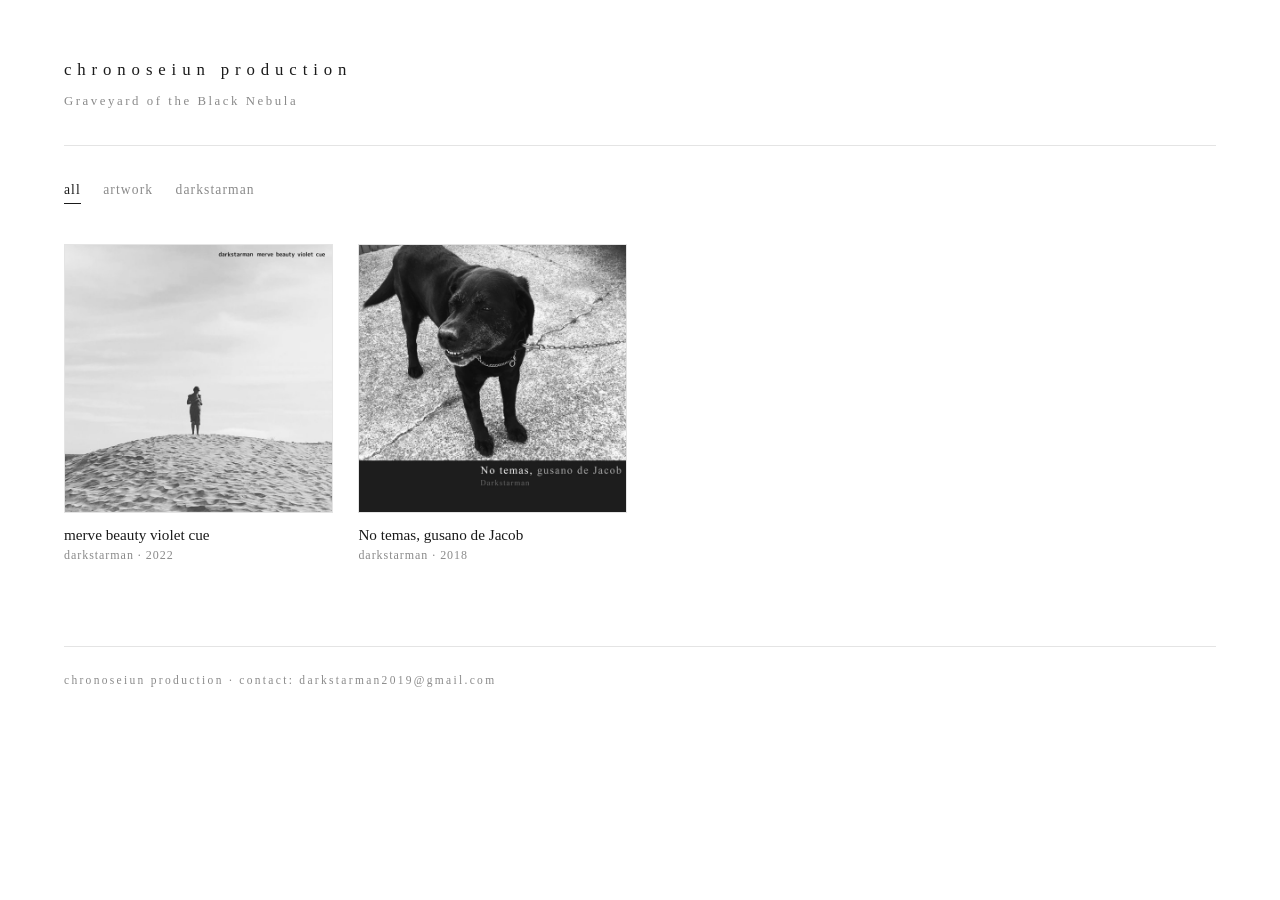
<file: index.html>
<!doctype html>
<html lang="ja"><head><meta charset="utf-8">
<meta name="viewport" content="width=device-width,initial-scale=1">
<title>chronoseiun production</title>
<link rel="stylesheet" href="style.css">
</head><body>
<header class="site"><h1><a href="index.html">chronoseiun production</a></h1><p>Graveyard of the Black Nebula</p></header>
<nav><a href="index.html" class=on>all</a><a href="artwork.html">artwork</a><a href="a-darkstarman.html">darkstarman</a></nav>
<div class="grid"><a class="card" href="2022-darkstarman-4e7c8e.html"><div class="pic"><img src="2022-darkstarman-4e7c8e_s.jpg" alt="" loading="lazy"></div><div class="t">merve beauty violet cue</div><div class="m">darkstarman · 2022</div></a><a class="card" href="2018-darkstarman-0051e6.html"><div class="pic"><img src="2018-darkstarman-0051e6_s.jpg" alt="" loading="lazy"></div><div class="t">No temas, gusano de Jacob</div><div class="m">darkstarman · 2018</div></a></div>
<footer>chronoseiun production · contact: <a href="mailto:darkstarman2019@gmail.com">darkstarman2019@gmail.com</a></footer>
</body></html>
</file>
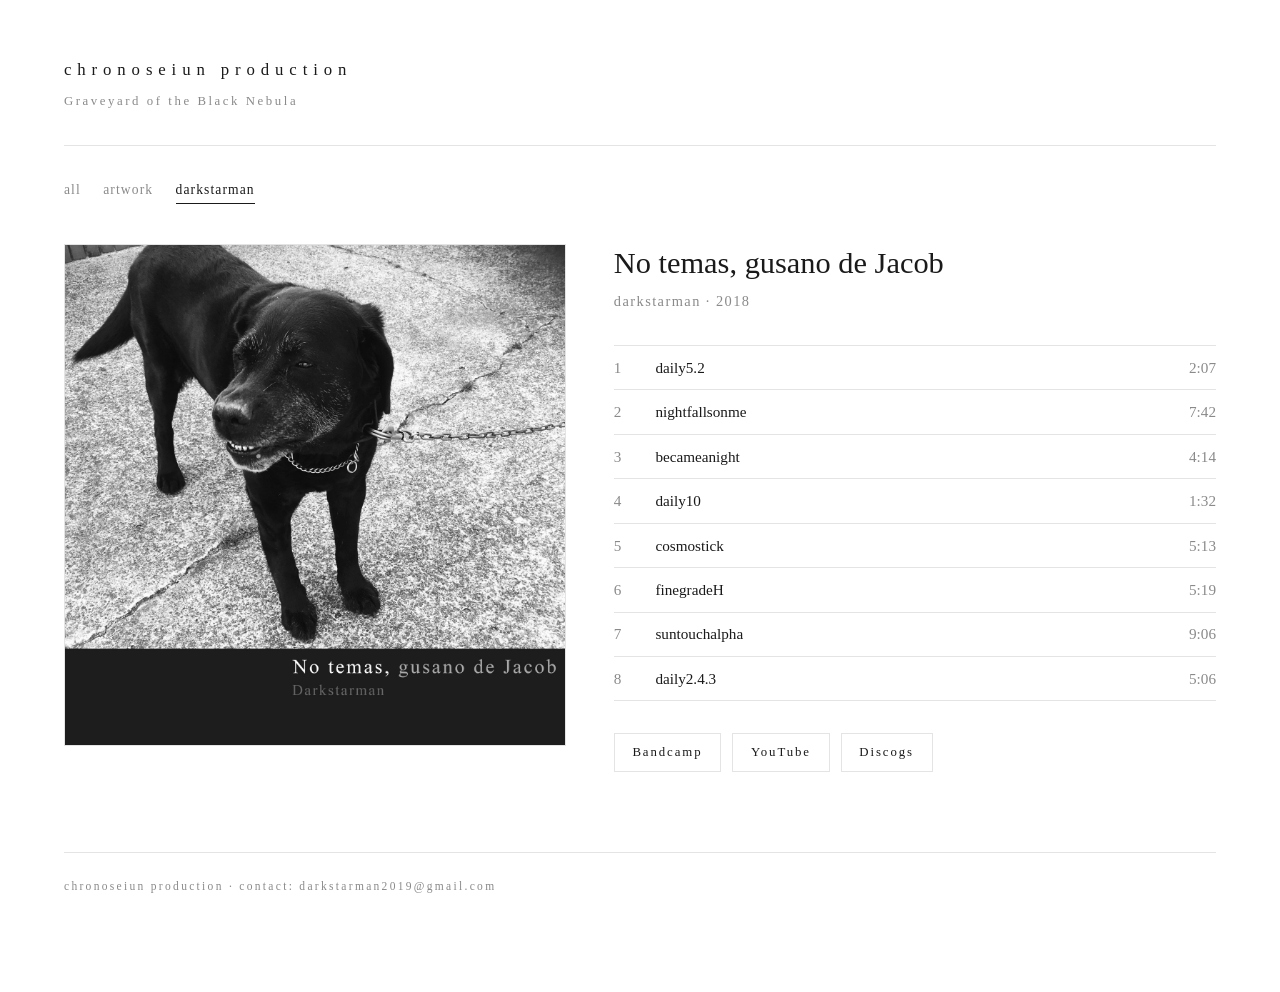
<file: 2018-darkstarman-0051e6.html>
<!doctype html>
<html lang="ja"><head><meta charset="utf-8">
<meta name="viewport" content="width=device-width,initial-scale=1">
<title>No temas, gusano de Jacob — darkstarman</title>
<link rel="stylesheet" href="style.css">
</head><body>
<header class="site"><h1><a href="index.html">chronoseiun production</a></h1><p>Graveyard of the Black Nebula</p></header>
<nav><a href="index.html">all</a><a href="artwork.html">artwork</a><a href="a-darkstarman.html" class=on>darkstarman</a></nav>
<div class="work"><div><img class="cover" src="2018-darkstarman-0051e6_l.jpg" alt=""></div><div><h2>No temas, gusano de Jacob</h2><p class="by"><a href="a-darkstarman.html">darkstarman</a> · 2018</p><ol class="tracks"><li><span class="n">1</span><span>daily5.2</span><span class="d">2:07</span></li><li><span class="n">2</span><span>nightfallsonme</span><span class="d">7:42</span></li><li><span class="n">3</span><span>becameanight</span><span class="d">4:14</span></li><li><span class="n">4</span><span>daily10</span><span class="d">1:32</span></li><li><span class="n">5</span><span>cosmostick</span><span class="d">5:13</span></li><li><span class="n">6</span><span>finegradeH</span><span class="d">5:19</span></li><li><span class="n">7</span><span>suntouchalpha</span><span class="d">9:06</span></li><li><span class="n">8</span><span>daily2.4.3</span><span class="d">5:06</span></li></ol><div class="links"><a href="https://darkstarman.bandcamp.com/album/no-temas-gusano-de-jacob" rel="noopener">Bandcamp</a><a href="https://youtu.be/CYCWWi2iAHs" rel="noopener">YouTube</a><a href="https://www.discogs.com/release/39077642" rel="noopener">Discogs</a></div></div></div>
<footer>chronoseiun production · contact: <a href="mailto:darkstarman2019@gmail.com">darkstarman2019@gmail.com</a></footer>
</body></html>
</file>
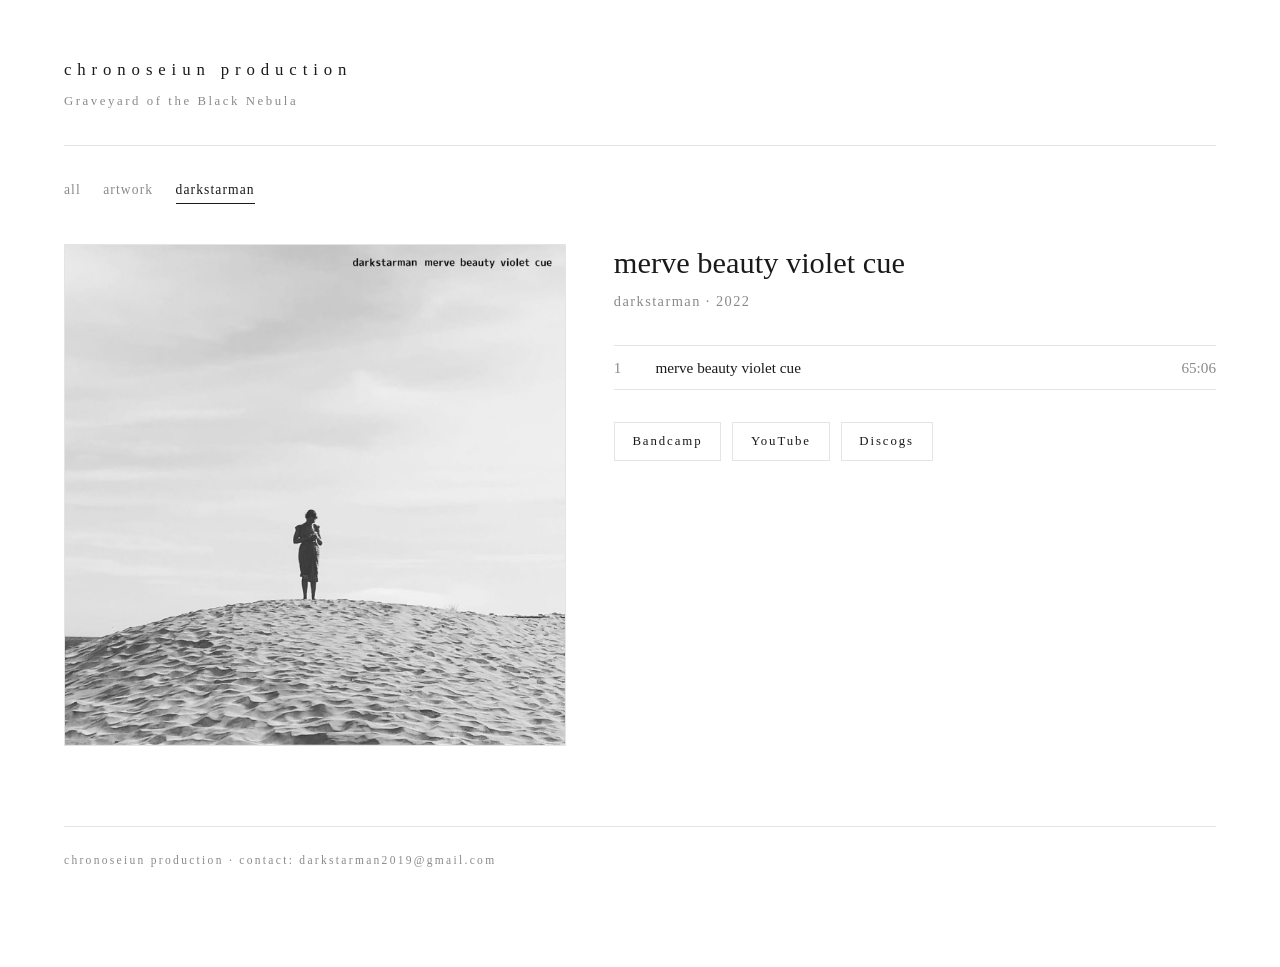
<file: 2022-darkstarman-4e7c8e.html>
<!doctype html>
<html lang="ja"><head><meta charset="utf-8">
<meta name="viewport" content="width=device-width,initial-scale=1">
<title>merve beauty violet cue — darkstarman</title>
<link rel="stylesheet" href="style.css">
</head><body>
<header class="site"><h1><a href="index.html">chronoseiun production</a></h1><p>Graveyard of the Black Nebula</p></header>
<nav><a href="index.html">all</a><a href="artwork.html">artwork</a><a href="a-darkstarman.html" class=on>darkstarman</a></nav>
<div class="work"><div><img class="cover" src="2022-darkstarman-4e7c8e_l.jpg" alt=""></div><div><h2>merve beauty violet cue</h2><p class="by"><a href="a-darkstarman.html">darkstarman</a> · 2022</p><ol class="tracks"><li><span class="n">1</span><span>merve beauty violet cue</span><span class="d">65:06</span></li></ol><div class="links"><a href="https://darkstarman.bandcamp.com/album/merve-beauty-violet-cue" rel="noopener">Bandcamp</a><a href="https://youtu.be/_5uA9FcYhUc" rel="noopener">YouTube</a><a href="https://www.discogs.com/release/39045710" rel="noopener">Discogs</a></div></div></div>
<footer>chronoseiun production · contact: <a href="mailto:darkstarman2019@gmail.com">darkstarman2019@gmail.com</a></footer>
</body></html>
</file>
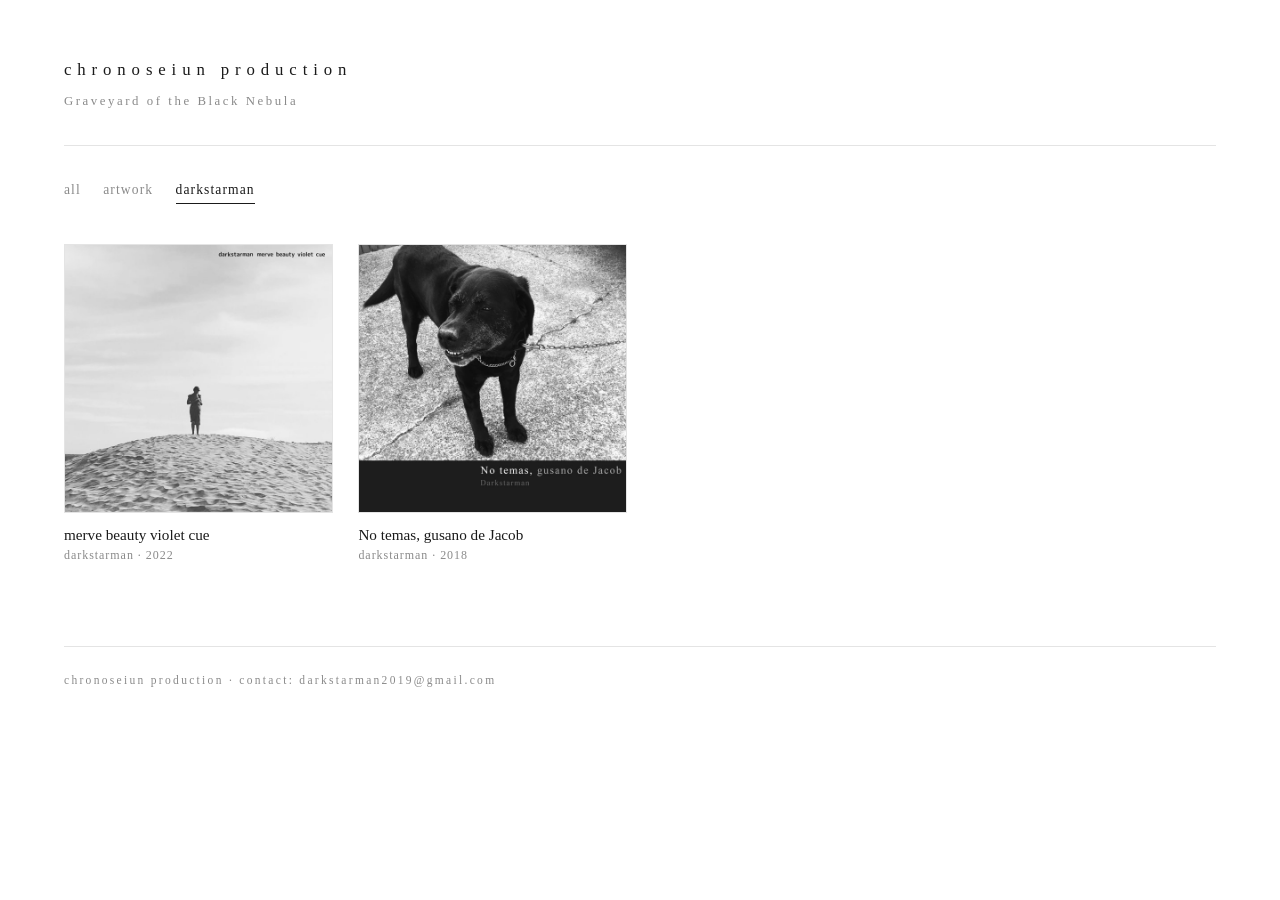
<file: a-darkstarman.html>
<!doctype html>
<html lang="ja"><head><meta charset="utf-8">
<meta name="viewport" content="width=device-width,initial-scale=1">
<title>darkstarman — chronoseiun production</title>
<link rel="stylesheet" href="style.css">
</head><body>
<header class="site"><h1><a href="index.html">chronoseiun production</a></h1><p>Graveyard of the Black Nebula</p></header>
<nav><a href="index.html">all</a><a href="artwork.html">artwork</a><a href="a-darkstarman.html" class=on>darkstarman</a></nav>
<div class="grid"><a class="card" href="2022-darkstarman-4e7c8e.html"><div class="pic"><img src="2022-darkstarman-4e7c8e_s.jpg" alt="" loading="lazy"></div><div class="t">merve beauty violet cue</div><div class="m">darkstarman · 2022</div></a><a class="card" href="2018-darkstarman-0051e6.html"><div class="pic"><img src="2018-darkstarman-0051e6_s.jpg" alt="" loading="lazy"></div><div class="t">No temas, gusano de Jacob</div><div class="m">darkstarman · 2018</div></a></div>
<footer>chronoseiun production · contact: <a href="mailto:darkstarman2019@gmail.com">darkstarman2019@gmail.com</a></footer>
</body></html>
</file>
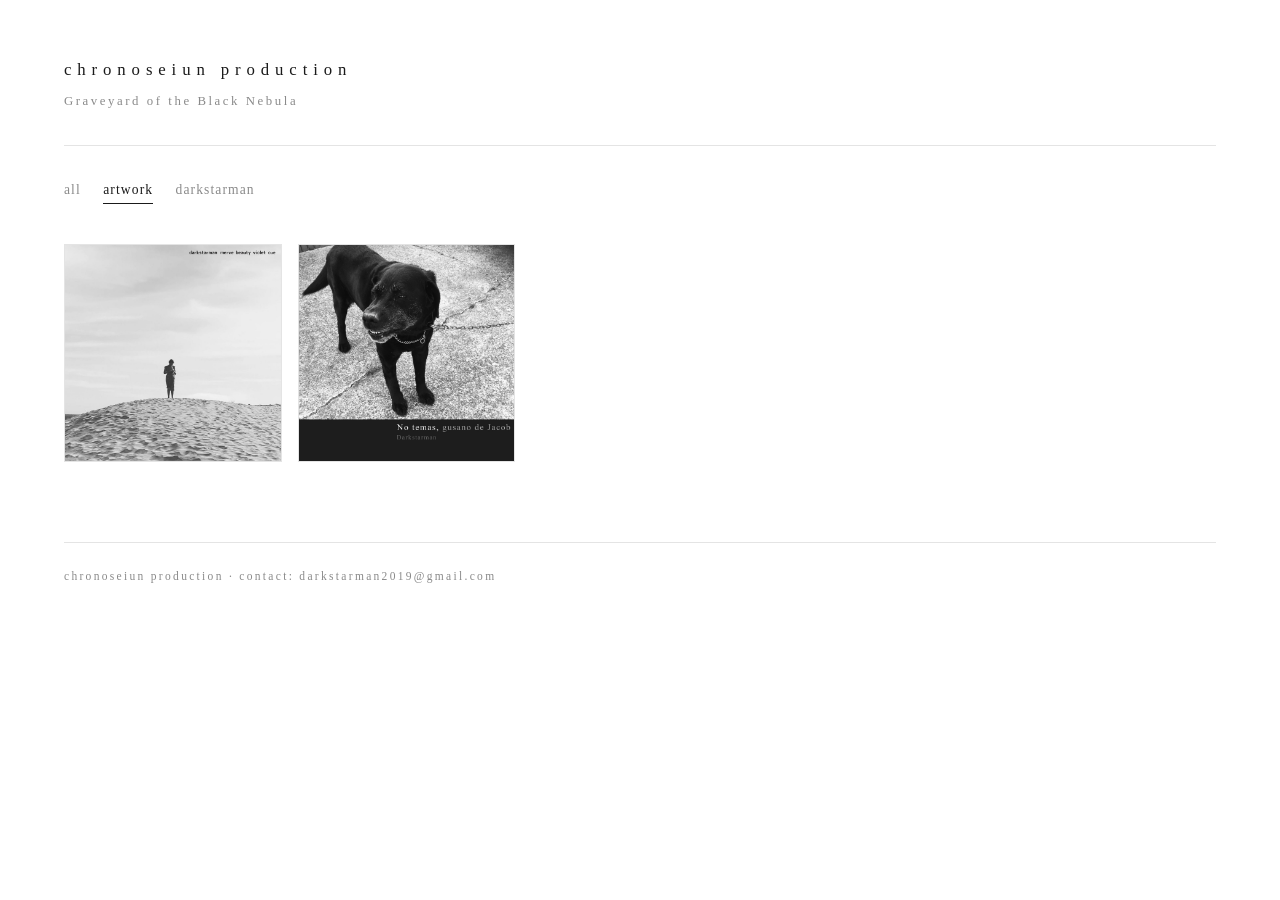
<file: artwork.html>
<!doctype html>
<html lang="ja"><head><meta charset="utf-8">
<meta name="viewport" content="width=device-width,initial-scale=1">
<title>artwork — chronoseiun production</title>
<link rel="stylesheet" href="style.css">
</head><body>
<header class="site"><h1><a href="index.html">chronoseiun production</a></h1><p>Graveyard of the Black Nebula</p></header>
<nav><a href="index.html">all</a><a href="artwork.html" class=on>artwork</a><a href="a-darkstarman.html">darkstarman</a></nav>
<div class="wall"><a href="2022-darkstarman-4e7c8e.html" title="darkstarman — merve beauty violet cue"><img src="2022-darkstarman-4e7c8e_l.jpg" alt="" loading="lazy"></a><a href="2018-darkstarman-0051e6.html" title="darkstarman — No temas, gusano de Jacob"><img src="2018-darkstarman-0051e6_l.jpg" alt="" loading="lazy"></a></div>
<footer>chronoseiun production · contact: <a href="mailto:darkstarman2019@gmail.com">darkstarman2019@gmail.com</a></footer>
</body></html>
</file>
<file: style.css>
:root{--bg:#ffffff;--fg:#1a1a1a;--dim:#8a8a8a;--line:#e4e4e4;--acc:#1a1a1a;--pad:#f4f4f4}
*{box-sizing:border-box}
html{background:var(--bg);color:var(--fg);font:16px/1.7 "Hiragino Mincho ProN","Yu Mincho",Georgia,serif}
body{margin:0;padding:0 5vw 6rem;max-width:1400px;margin-inline:auto}
a{color:inherit;text-decoration:none}
a:hover{color:var(--acc)}
header.site{padding:3.5rem 0 2rem;border-bottom:1px solid var(--line);margin-bottom:2rem}
header.site h1{margin:0;font-size:1.05rem;font-weight:400;letter-spacing:.35em;text-transform:lowercase}
header.site p{margin:.4rem 0 0;color:var(--dim);font-size:.8rem;letter-spacing:.2em}
nav{display:flex;flex-wrap:wrap;gap:.4rem 1.4rem;margin:0 0 2.5rem;font-size:.85rem;letter-spacing:.08em}
nav a{color:var(--dim);padding-bottom:.15rem;border-bottom:1px solid transparent}
nav a.on,nav a:hover{color:var(--fg);border-color:var(--acc)}
.grid{display:grid;grid-template-columns:repeat(auto-fill,minmax(210px,1fr));gap:2.2rem 1.6rem}
.card .pic{aspect-ratio:1;background:var(--pad);border:1px solid var(--line);overflow:hidden;display:flex;align-items:center;justify-content:center;color:var(--dim);font-size:.75rem;letter-spacing:.2em}
.card img{width:100%;height:100%;object-fit:cover;display:block;filter:grayscale(.15);transition:filter .3s,transform .6s}
.card:hover img{filter:none;transform:scale(1.03)}
.card .t{margin-top:.7rem;font-size:.95rem;line-height:1.4}
.card .m{color:var(--dim);font-size:.75rem;letter-spacing:.08em}
.work{display:grid;grid-template-columns:minmax(0,5fr) minmax(0,6fr);gap:3rem;align-items:start}
@media(max-width:800px){.work{grid-template-columns:1fr}}
.work .cover{width:100%;border:1px solid var(--line);display:block;background:var(--pad)}
.work h2{margin:0;font-size:1.9rem;font-weight:400;line-height:1.3}
.work .by{color:var(--dim);letter-spacing:.1em;margin:.3rem 0 2rem;font-size:.9rem}
ol.tracks{list-style:none;margin:0 0 2rem;padding:0;border-top:1px solid var(--line)}
ol.tracks li{display:flex;gap:1rem;padding:.55rem 0;border-bottom:1px solid var(--line);font-size:.95rem}
ol.tracks .n{color:var(--dim);width:1.6rem;font-variant-numeric:tabular-nums}
ol.tracks .d{margin-left:auto;color:var(--dim);font-variant-numeric:tabular-nums}
.memo{white-space:pre-wrap;color:#555;margin:0 0 2rem;font-size:.95rem}
.links{display:flex;flex-wrap:wrap;gap:.7rem}
.links a{border:1px solid var(--line);padding:.45rem 1.1rem;font-size:.8rem;letter-spacing:.15em}
.links a:hover{border-color:var(--acc)}
.more{margin-top:3rem;display:grid;grid-template-columns:repeat(auto-fill,minmax(160px,1fr));gap:1rem}
.more img{width:100%;display:block;border:1px solid var(--line)}
.wall{columns:5 180px;column-gap:1rem}
.wall a{display:block;margin:0 0 1rem;break-inside:avoid}
.wall img{width:100%;display:block;border:1px solid var(--line)}
.empty{color:var(--dim);padding:4rem 0;letter-spacing:.1em}
footer{margin-top:5rem;padding-top:1.5rem;border-top:1px solid var(--line);color:var(--dim);font-size:.72rem;letter-spacing:.2em}
</file>
